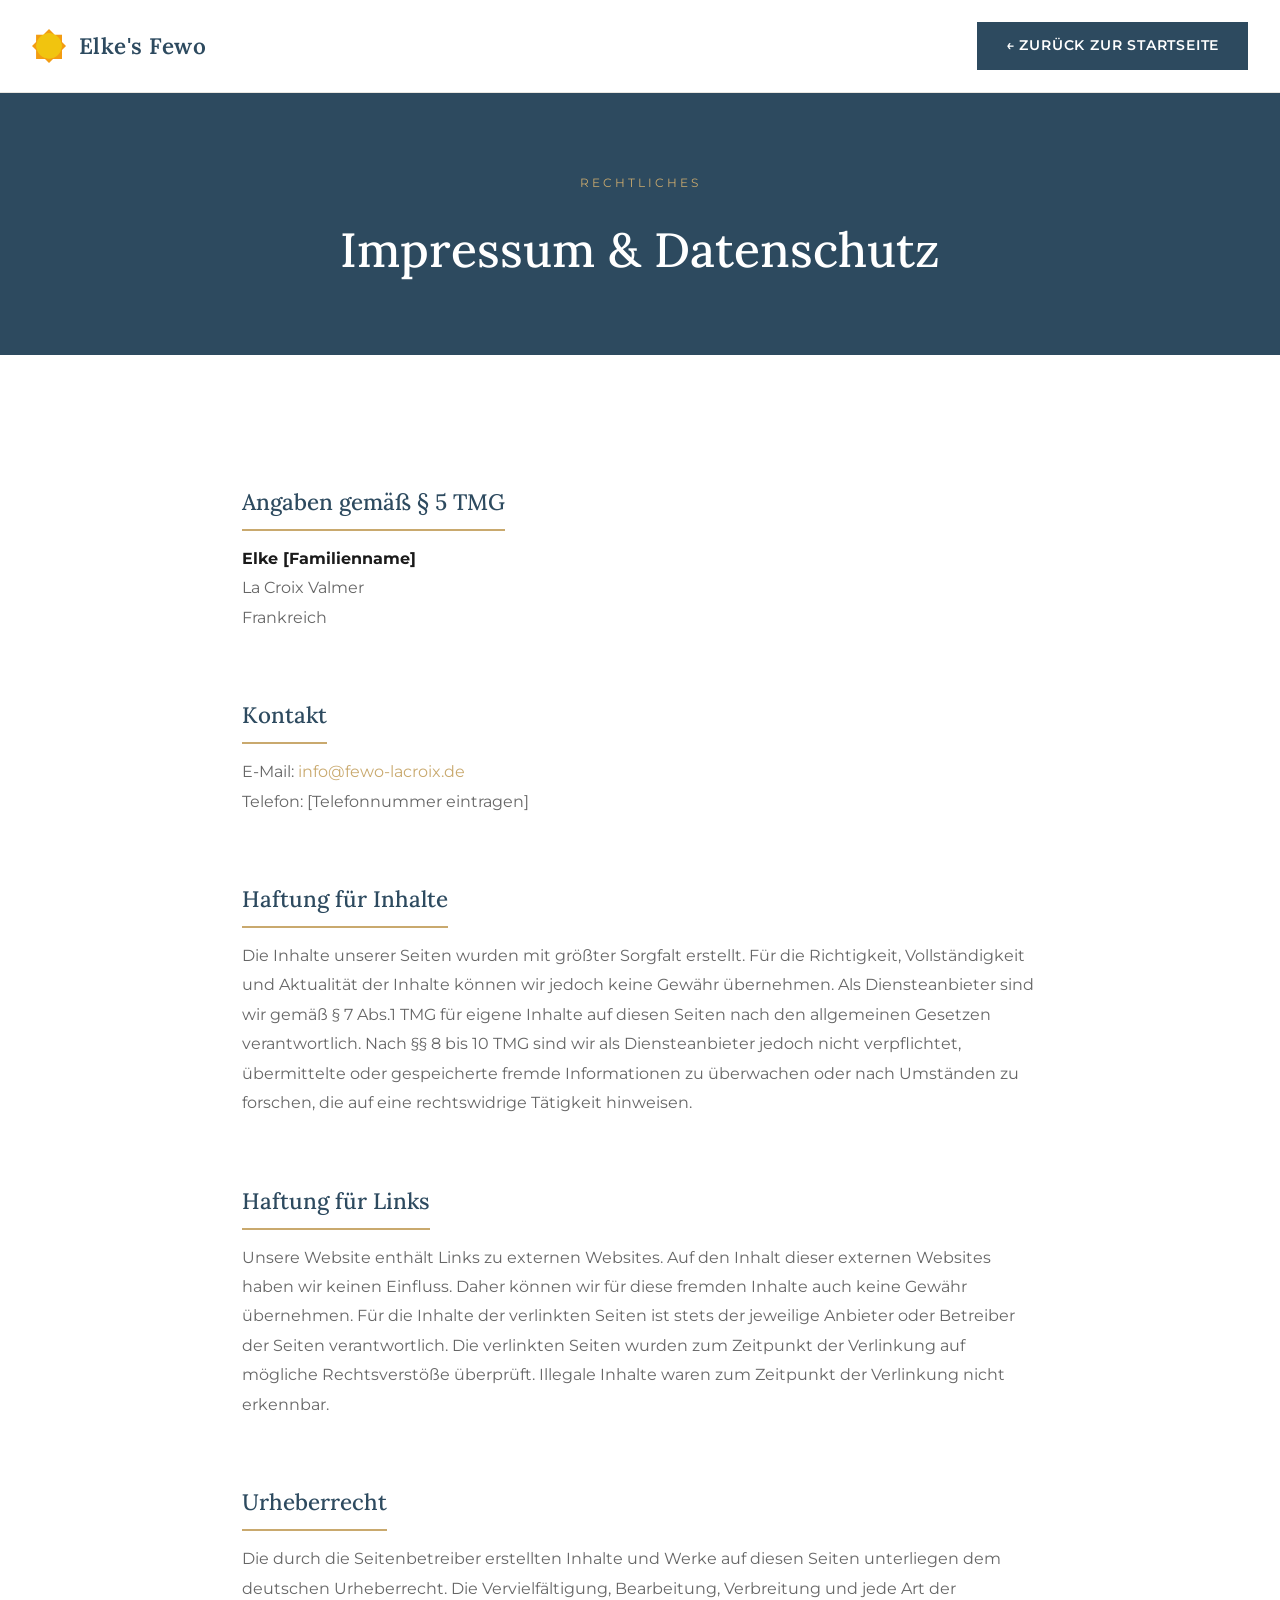
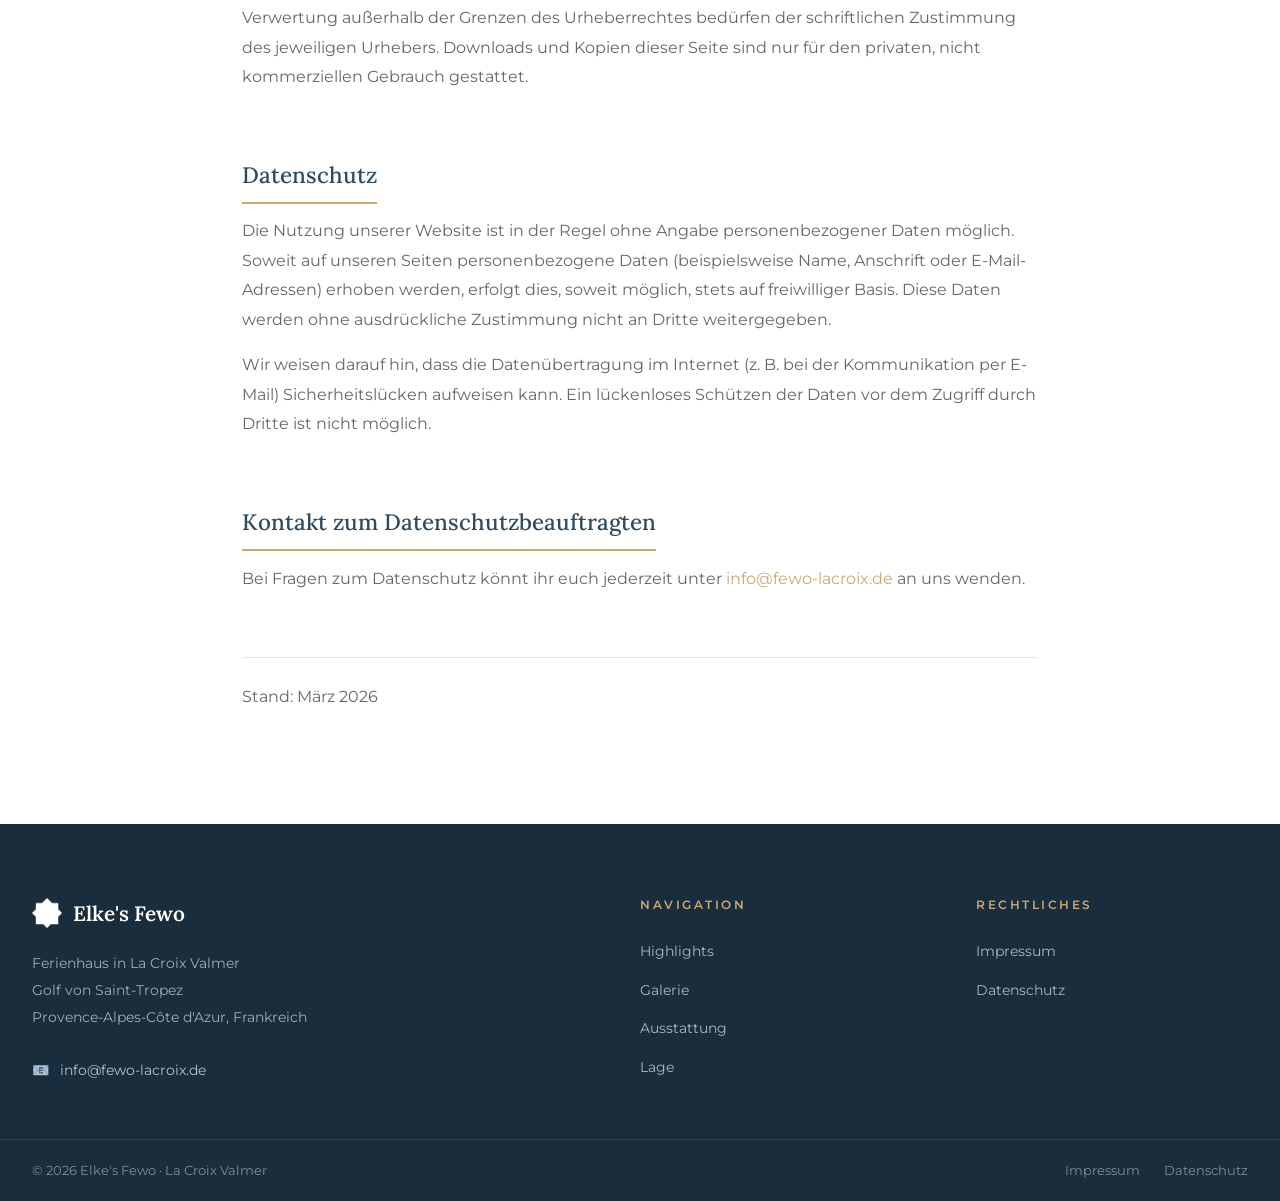
<file: website/impressum.html>
<!DOCTYPE html>
<html lang="de">
<head>
    <meta charset="UTF-8">
    <meta name="viewport" content="width=device-width, initial-scale=1.0">
    <title>Impressum & Datenschutz – Elke's Fewo</title>
    <link rel="icon" type="image/png" href="./images/cropped-sun-icon2.png">
    <link rel="preconnect" href="https://fonts.googleapis.com">
    <link rel="preconnect" href="https://fonts.gstatic.com" crossorigin>
    <link href="https://fonts.googleapis.com/css2?family=Lora:wght@400;500;600&family=Montserrat:wght@300;400;500;600;700&display=swap" rel="stylesheet">
    <style>
        * { margin: 0; padding: 0; box-sizing: border-box; }

        :root {
            --primary-dark: #1a2d3d;
            --primary-navy: #2d4a5f;
            --accent-gold: #c9a96e;
            --text-dark: #1a1a1a;
            --text-light: #666666;
            --bg-white: #ffffff;
            --bg-cream: #f9f8f5;
            --border-light: #e8e6e1;
            --shadow: 0 4px 20px rgba(0,0,0,0.07);
            --shadow-lg: 0 16px 40px rgba(0,0,0,0.12);
        }

        html { scroll-behavior: smooth; }

        body {
            font-family: 'Montserrat', sans-serif;
            line-height: 1.7;
            color: var(--text-dark);
            background-color: var(--bg-white);
        }

        /* ── HEADER ── */
        header {
            background: var(--bg-white);
            padding: 1.4rem 0;
            position: sticky;
            top: 0;
            z-index: 1000;
            border-bottom: 1px solid var(--border-light);
        }

        .container { max-width: 1300px; margin: 0 auto; padding: 0 2rem; }

        .header-content { display: flex; justify-content: space-between; align-items: center; }

        .logo {
            font-family: 'Lora', serif;
            font-size: 1.4rem;
            font-weight: 600;
            color: var(--primary-navy);
            display: flex;
            align-items: center;
            gap: 0.8rem;
            letter-spacing: 0.5px;
            text-decoration: none;
        }
        .logo img { height: 34px; width: auto; }

        .btn-nav {
            background: var(--primary-navy);
            color: white;
            padding: 0.75rem 1.8rem;
            text-decoration: none;
            font-weight: 600;
            font-size: 0.85rem;
            letter-spacing: 0.8px;
            text-transform: uppercase;
            transition: all 0.25s;
        }
        .btn-nav:hover { background: var(--accent-gold); color: var(--primary-dark); }

        /* ── PAGE HERO ── */
        .page-hero {
            background: var(--primary-navy);
            color: white;
            padding: 5rem 0 4rem;
            text-align: center;
        }
        .page-hero .section-label {
            display: block;
            font-size: 0.75rem;
            letter-spacing: 3px;
            text-transform: uppercase;
            color: var(--accent-gold);
            margin-bottom: 1rem;
        }
        .page-hero h1 {
            font-family: 'Lora', serif;
            font-size: 3rem;
            font-weight: 500;
        }

        /* ── CONTENT ── */
        .legal-content {
            max-width: 860px;
            margin: 0 auto;
            padding: 5rem 2rem 6rem;
        }

        .legal-content h2 {
            font-family: 'Lora', serif;
            font-size: 1.4rem;
            font-weight: 500;
            color: var(--primary-navy);
            margin-top: 3rem;
            margin-bottom: 0.8rem;
            padding-bottom: 0.5rem;
            border-bottom: 2px solid var(--accent-gold);
            display: inline-block;
        }

        .legal-content p {
            color: var(--text-light);
            font-size: 0.97rem;
            line-height: 1.9;
            margin-bottom: 1rem;
        }

        .legal-content a {
            color: var(--accent-gold);
            text-decoration: none;
        }
        .legal-content a:hover { text-decoration: underline; }

        .legal-content strong { color: var(--text-dark); }

        .legal-divider {
            border: none;
            border-top: 1px solid var(--border-light);
            margin: 4rem 0 1.5rem;
        }

        .legal-meta {
            font-size: 0.82rem;
            color: var(--text-light);
        }

        /* ── FOOTER ── */
        footer {
            background: var(--primary-dark);
            color: rgba(255,255,255,0.75);
        }

        .footer-main { padding: 4.5rem 0 3.5rem; }

        .footer-grid {
            display: grid;
            grid-template-columns: 2fr 1fr 1fr;
            gap: 4rem;
        }

        .footer-brand {
            font-family: 'Lora', serif;
            font-size: 1.3rem;
            font-weight: 600;
            color: white;
            display: flex;
            align-items: center;
            gap: 0.7rem;
            text-decoration: none;
            margin-bottom: 1.2rem;
        }
        .footer-brand img { height: 30px; width: auto; filter: brightness(0) invert(1); }

        .footer-tagline {
            font-size: 0.88rem;
            line-height: 1.9;
            color: rgba(255,255,255,0.6);
            margin-bottom: 1.8rem;
        }

        .footer-contacts { display: flex; flex-direction: column; gap: 0.7rem; }
        .footer-contacts a {
            color: rgba(255,255,255,0.7);
            text-decoration: none;
            font-size: 0.88rem;
            display: flex;
            align-items: center;
            gap: 0.6rem;
            transition: color 0.2s;
        }
        .footer-contacts a:hover { color: var(--accent-gold); }

        .footer-col-title {
            font-size: 0.72rem;
            letter-spacing: 2.5px;
            text-transform: uppercase;
            color: var(--accent-gold);
            margin-bottom: 1.4rem;
            font-family: 'Montserrat', sans-serif;
            font-weight: 600;
        }

        .footer-nav-list { list-style: none; display: flex; flex-direction: column; gap: 0.7rem; }
        .footer-nav-list a {
            color: rgba(255,255,255,0.65);
            text-decoration: none;
            font-size: 0.9rem;
            transition: color 0.2s;
        }
        .footer-nav-list a:hover { color: var(--accent-gold); }

        .footer-divider { border: none; border-top: 1px solid rgba(255,255,255,0.1); margin: 0; }

        .footer-bar { padding: 1.2rem 0; }
        .footer-bar .container { display: flex; justify-content: space-between; align-items: center; }
        .footer-bar p { font-size: 0.82rem; color: rgba(255,255,255,0.45); }

        .footer-bar-links { display: flex; gap: 1.5rem; }
        .footer-bar-links a {
            color: rgba(255,255,255,0.45);
            text-decoration: none;
            font-size: 0.82rem;
            transition: color 0.2s;
        }
        .footer-bar-links a:hover { color: var(--accent-gold); }

        @media (max-width: 768px) {
            .container { padding: 0 1.2rem; }
            .page-hero h1 { font-size: 2rem; }
            .footer-grid { grid-template-columns: 1fr; gap: 2.5rem; }
            .footer-main { padding: 3rem 0 2.5rem; }
            .footer-bar .container { flex-direction: column; gap: 0.8rem; text-align: center; }
            .footer-bar-links { justify-content: center; }
        }
    </style>
</head>
<body>

<!-- ── HEADER ── -->
<header>
    <div class="container">
        <div class="header-content">
            <a href="index.html" class="logo">
                <img src="./images/cropped-sun-icon2.png" alt="Elkes Fewo Logo">
                Elke's Fewo
            </a>
            <a href="index.html" class="btn-nav">← Zurück zur Startseite</a>
        </div>
    </div>
</header>

<!-- ── PAGE HERO ── -->
<div class="page-hero">
    <span class="section-label">Rechtliches</span>
    <h1>Impressum & Datenschutz</h1>
</div>

<!-- ── CONTENT ── -->
<div class="legal-content">

    <h2>Angaben gemäß § 5 TMG</h2>
    <p>
        <strong>Elke [Familienname]</strong><br>
        La Croix Valmer<br>
        Frankreich
    </p>

    <h2>Kontakt</h2>
    <p>
        E-Mail: <a href="mailto:info@fewo-lacroix.de">info@fewo-lacroix.de</a><br>
        Telefon: [Telefonnummer eintragen]
    </p>

    <h2>Haftung für Inhalte</h2>
    <p>
        Die Inhalte unserer Seiten wurden mit größter Sorgfalt erstellt. Für die Richtigkeit, Vollständigkeit und Aktualität der Inhalte können wir jedoch keine Gewähr übernehmen. Als Diensteanbieter sind wir gemäß § 7 Abs.1 TMG für eigene Inhalte auf diesen Seiten nach den allgemeinen Gesetzen verantwortlich. Nach §§ 8 bis 10 TMG sind wir als Diensteanbieter jedoch nicht verpflichtet, übermittelte oder gespeicherte fremde Informationen zu überwachen oder nach Umständen zu forschen, die auf eine rechtswidrige Tätigkeit hinweisen.
    </p>

    <h2>Haftung für Links</h2>
    <p>
        Unsere Website enthält Links zu externen Websites. Auf den Inhalt dieser externen Websites haben wir keinen Einfluss. Daher können wir für diese fremden Inhalte auch keine Gewähr übernehmen. Für die Inhalte der verlinkten Seiten ist stets der jeweilige Anbieter oder Betreiber der Seiten verantwortlich. Die verlinkten Seiten wurden zum Zeitpunkt der Verlinkung auf mögliche Rechtsverstöße überprüft. Illegale Inhalte waren zum Zeitpunkt der Verlinkung nicht erkennbar.
    </p>

    <h2>Urheberrecht</h2>
    <p>
        Die durch die Seitenbetreiber erstellten Inhalte und Werke auf diesen Seiten unterliegen dem deutschen Urheberrecht. Die Vervielfältigung, Bearbeitung, Verbreitung und jede Art der Verwertung außerhalb der Grenzen des Urheberrechtes bedürfen der schriftlichen Zustimmung des jeweiligen Urhebers. Downloads und Kopien dieser Seite sind nur für den privaten, nicht kommerziellen Gebrauch gestattet.
    </p>

    <h2 id="datenschutz">Datenschutz</h2>
    <p>
        Die Nutzung unserer Website ist in der Regel ohne Angabe personenbezogener Daten möglich. Soweit auf unseren Seiten personenbezogene Daten (beispielsweise Name, Anschrift oder E-Mail-Adressen) erhoben werden, erfolgt dies, soweit möglich, stets auf freiwilliger Basis. Diese Daten werden ohne ausdrückliche Zustimmung nicht an Dritte weitergegeben.
    </p>
    <p>
        Wir weisen darauf hin, dass die Datenübertragung im Internet (z. B. bei der Kommunikation per E-Mail) Sicherheitslücken aufweisen kann. Ein lückenloses Schützen der Daten vor dem Zugriff durch Dritte ist nicht möglich.
    </p>

    <h2>Kontakt zum Datenschutzbeauftragten</h2>
    <p>
        Bei Fragen zum Datenschutz könnt ihr euch jederzeit unter <a href="mailto:info@fewo-lacroix.de">info@fewo-lacroix.de</a> an uns wenden.
    </p>

    <hr class="legal-divider">
    <p class="legal-meta">Stand: März 2026</p>
</div>

<!-- ── FOOTER ── -->
<footer>
    <div class="footer-main">
        <div class="container">
            <div class="footer-grid">
                <div>
                    <a href="index.html" class="footer-brand">
                        <img src="./images/cropped-sun-icon2.png" alt="Elkes Fewo Logo">
                        Elke's Fewo
                    </a>
                    <p class="footer-tagline">Ferienhaus in La Croix Valmer<br>Golf von Saint-Tropez<br>Provence-Alpes-Côte d'Azur, Frankreich</p>
                    <div class="footer-contacts">
                        <a href="mailto:info@fewo-lacroix.de">
                            <span>📧</span>
                            info@fewo-lacroix.de
                        </a>
                    </div>
                </div>
                <div>
                    <h4 class="footer-col-title">Navigation</h4>
                    <ul class="footer-nav-list">
                        <li><a href="index.html#highlights">Highlights</a></li>
                        <li><a href="index.html#galerie">Galerie</a></li>
                        <li><a href="index.html#ausstattung">Ausstattung</a></li>
                        <li><a href="index.html#lage">Lage</a></li>
                    </ul>
                </div>
                <div>
                    <h4 class="footer-col-title">Rechtliches</h4>
                    <ul class="footer-nav-list">
                        <li><a href="impressum.html">Impressum</a></li>
                        <li><a href="impressum.html#datenschutz">Datenschutz</a></li>
                    </ul>
                </div>
            </div>
        </div>
    </div>
    <hr class="footer-divider">
    <div class="footer-bar">
        <div class="container">
            <p>&copy; 2026 Elke's Fewo · La Croix Valmer</p>
            <div class="footer-bar-links">
                <a href="impressum.html">Impressum</a>
                <a href="impressum.html#datenschutz">Datenschutz</a>
            </div>
        </div>
    </div>
</footer>

</body>
</html>
</file>
